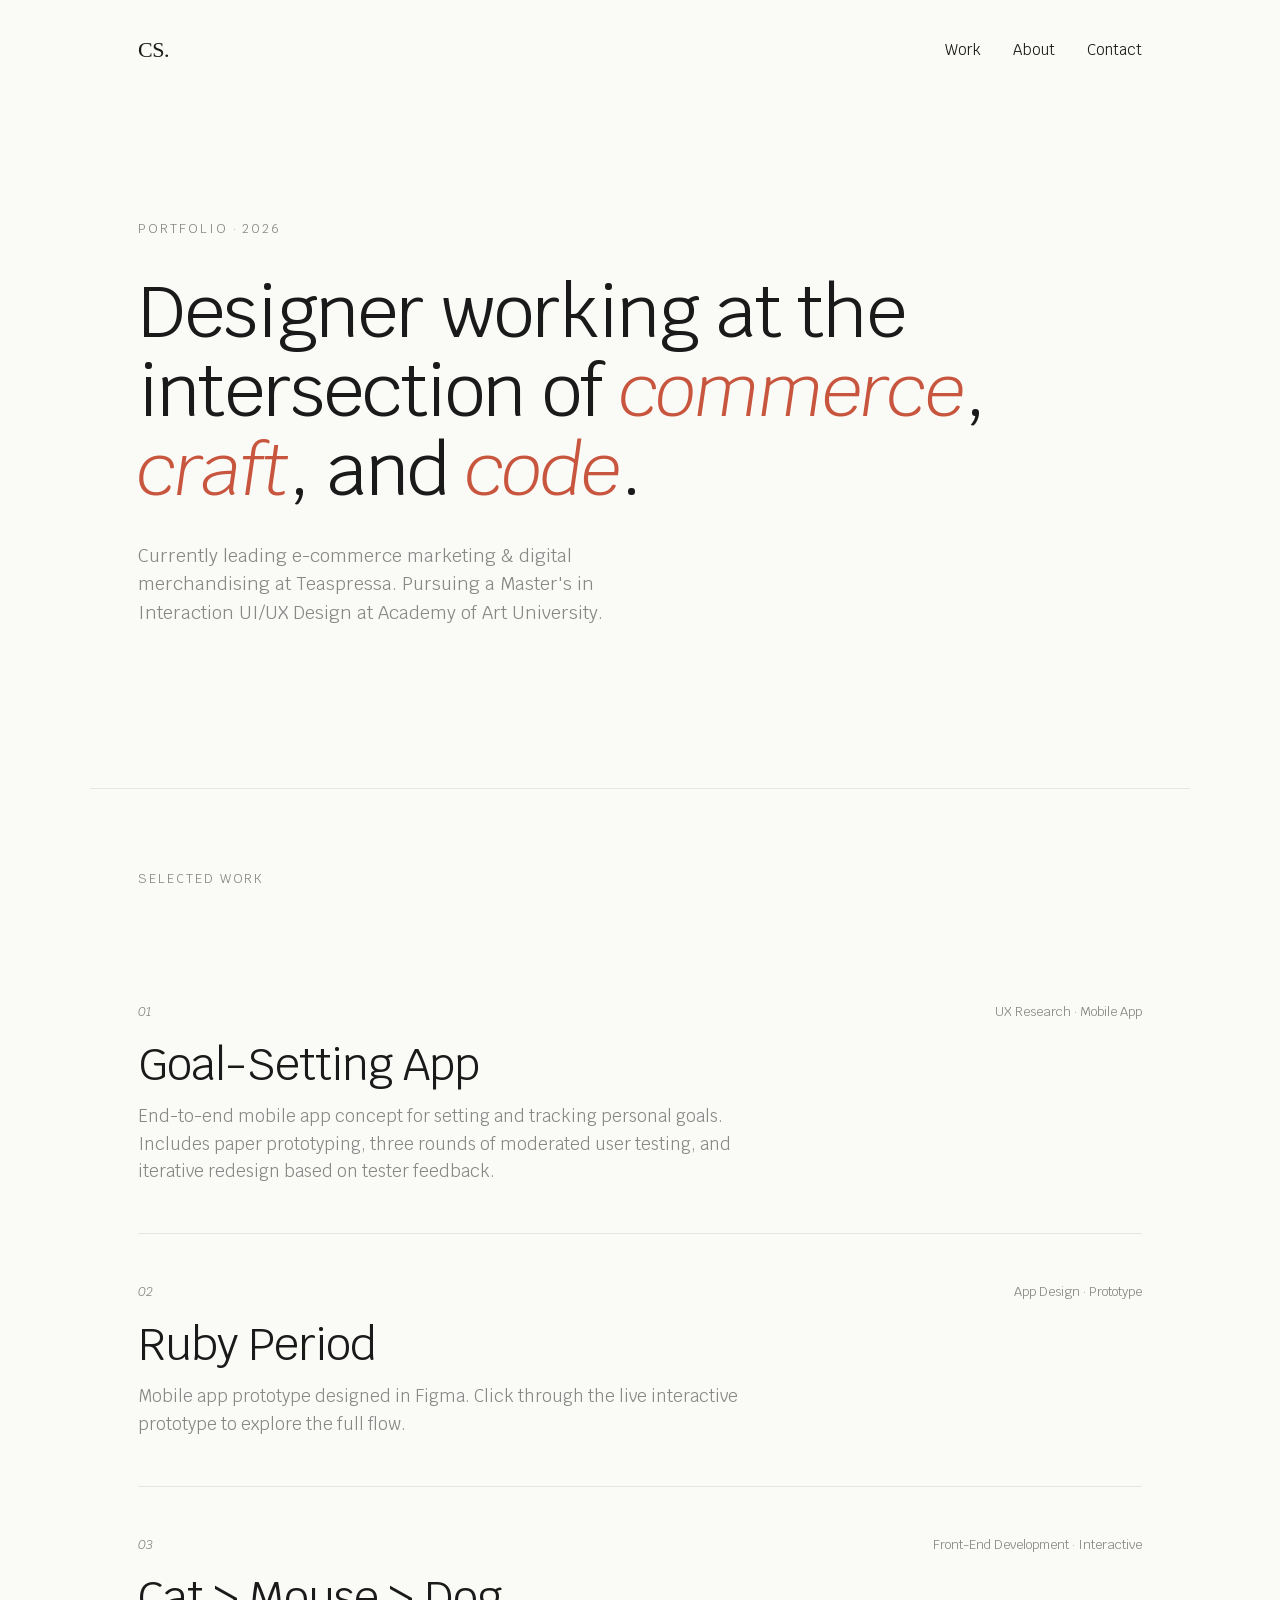
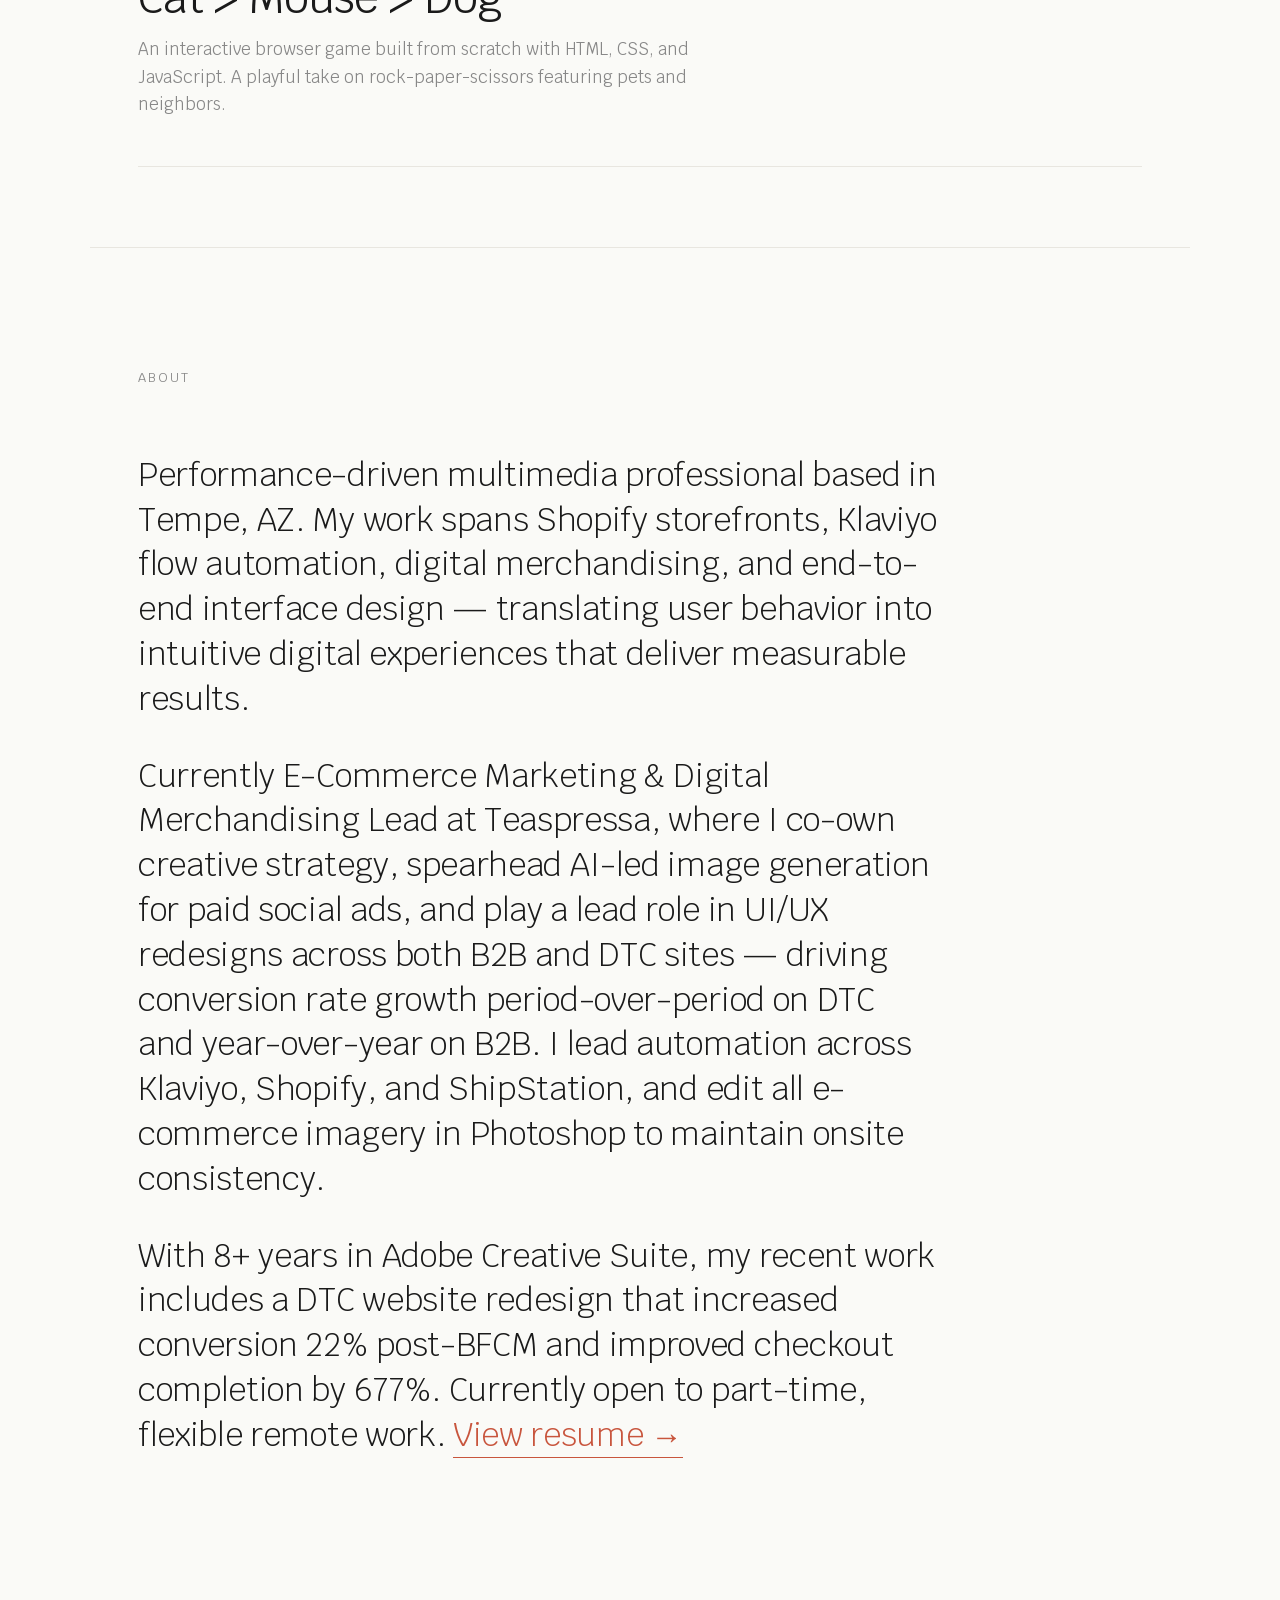
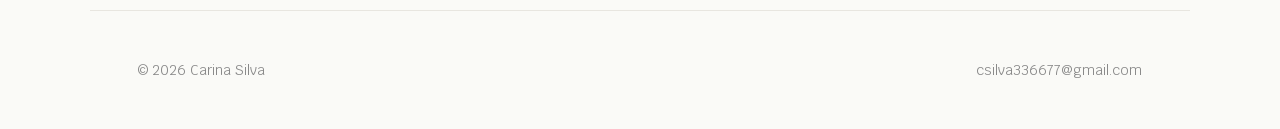
<file: index.html>
<!DOCTYPE html>
<html lang="en">
<head>
  <meta charset="UTF-8">
  <meta name="viewport" content="width=device-width, initial-scale=1.0">
  <title>Carina Silva — Designer & Digital Merchandiser</title>
<link rel="preconnect" href="https://fonts.googleapis.com">
<link rel="preconnect" href="https://fonts.gstatic.com" crossorigin>
<link href="https://fonts.googleapis.com/css2?family=Beiruti:wght@200..900&family=Krub:ital,wght@0,200;0,300;0,400;0,500;0,600;0,700;1,200;1,300;1,400;1,500;1,600;1,700&display=swap" rel="stylesheet">
  <link rel="stylesheet" href="style.css">
</head>
<body>

  <header class="site-header">
    <div class="logo">CS.</div>
    <nav>
      <a href="#work">Work</a>
      <a href="#about">About</a>
      <a href="mailto:csilva336677@gmail.com">Contact</a>
    </nav>
  </header>

  <section class="hero">
    <p class="eyebrow">Portfolio · 2026</p>
    <h1>
      Designer working at the intersection of <em>commerce</em>, <em>craft</em>, and <em>code</em>.
    </h1>
    <p class="hero-sub">
      Currently leading e-commerce marketing & digital merchandising at Teaspressa. Pursuing a Master's in Interaction UI/UX Design at Academy of Art University.
    </p>
  </section>

  <section id="work" class="work">
    <p class="section-label">Selected Work</p>

    <a href="projects/goal-setting-app/" class="project">
      <div class="project-meta">
        <span class="project-num">01</span>
        <span class="project-tag">UX Research · Mobile App</span>
      </div>
      <h2>Goal-Setting App</h2>
      <p>End-to-end mobile app concept for setting and tracking personal goals. Includes paper prototyping, three rounds of moderated user testing, and iterative redesign based on tester feedback.</p>
    </a>

    <a href="projects/ruby-period/" class="project">
      <div class="project-meta">
        <span class="project-num">02</span>
        <span class="project-tag">App Design · Prototype</span>
      </div>
      <h2>Ruby Period</h2>
      <p>Mobile app prototype designed in Figma. Click through the live interactive prototype to explore the full flow.</p>
    </a>

    <a href="projects/cat-mouse-dog/" class="project">
      <div class="project-meta">
        <span class="project-num">03</span>
        <span class="project-tag">Front-End Development · Interactive</span>
      </div>
      <h2>Cat &gt; Mouse &gt; Dog</h2>
      <p>An interactive browser game built from scratch with HTML, CSS, and JavaScript. A playful take on rock-paper-scissors featuring pets and neighbors.</p>
    </a>
  </section>

  <section id="about" class="about">
    <p class="section-label">About</p>
    <p class="about-text">
      Performance-driven multimedia professional based in Tempe, AZ. My work spans Shopify storefronts, Klaviyo flow automation, digital merchandising, and end-to-end interface design — translating user behavior into intuitive digital experiences that deliver measurable results.
    </p>

    <p class="about-text">
      Currently E-Commerce Marketing & Digital Merchandising Lead at Teaspressa, where I co-own creative strategy, spearhead AI-led image generation for paid social ads, and play a lead role in UI/UX redesigns across both B2B and DTC sites — driving conversion rate growth period-over-period on DTC and year-over-year on B2B. I lead automation across Klaviyo, Shopify, and ShipStation, and edit all e-commerce imagery in Photoshop to maintain onsite consistency.
    </p>

    <p class="about-text">
      With 8+ years in Adobe Creative Suite, my recent work includes a DTC website redesign that increased conversion 22% post-BFCM and improved checkout completion by 677%. Currently open to part-time, flexible remote work. <a href="assets/pdfs/Carina_Silva_Resume.pdf" target="_blank">View resume →</a>
    </p>

    
  </section>

  <footer>
    <p>© 2026 Carina Silva</p>
    <p><a href="mailto:csilva336677@gmail.com">csilva336677@gmail.com</a></p>
  </footer>

</body>
</html>
</file>
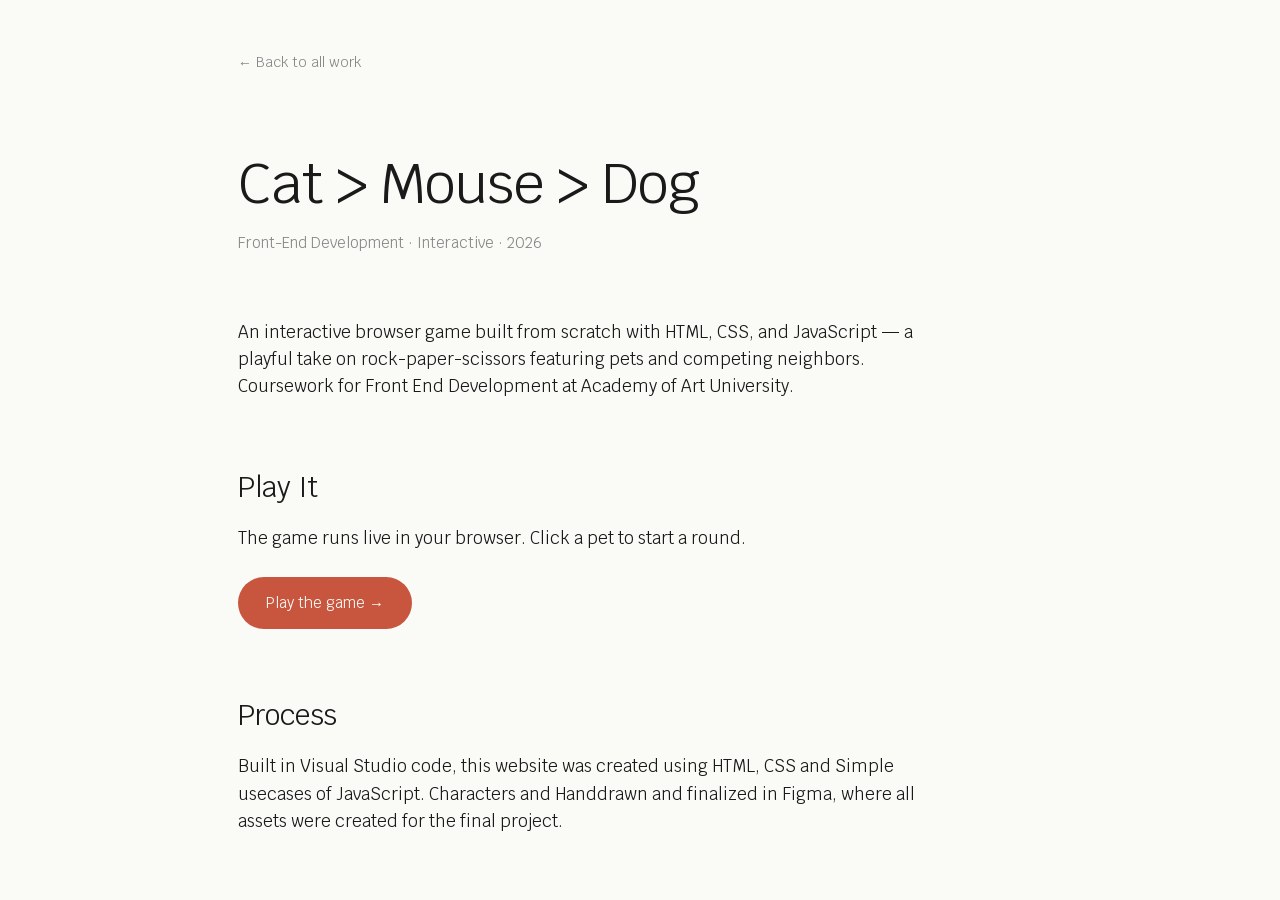
<file: projects/cat-mouse-dog/index.html>
<!DOCTYPE html>
<html lang="en">
<head>
  <meta charset="UTF-8">
  <meta name="viewport" content="width=device-width, initial-scale=1.0">
  <title>Cat &gt; Mouse &gt; Dog — Carina Silva</title>
 <link rel="preconnect" href="https://fonts.googleapis.com">
<link rel="preconnect" href="https://fonts.gstatic.com" crossorigin>
<link href="https://fonts.googleapis.com/css2?family=Beiruti:wght@200..900&family=Krub:ital,wght@0,200;0,300;0,400;0,500;0,600;0,700;1,200;1,300;1,400;1,500;1,600;1,700&display=swap" rel="stylesheet">
  <link rel="stylesheet" href="../../style.css">
</head>
<body>

  <div class="project-page">
    <a href="../../" class="back-link">← Back to all work</a>

    <h1>Cat &gt; Mouse &gt; Dog</h1>
    <p class="meta">Front-End Development · Interactive · 2026</p>

    <p>An interactive browser game built from scratch with HTML, CSS, and JavaScript — a playful take on rock-paper-scissors featuring pets and competing neighbors. Coursework for Front End Development at Academy of Art University.</p>

    <h2>Play It</h2>
    <p>The game runs live in your browser. Click a pet to start a round.</p>

    <div class="button-row">
      <a href="play.html" class="demo-button accent">Play the game →</a>
    </div>

    <h2>Process</h2>
    <p> Built in Visual Studio code, this website was created using HTML, CSS and Simple usecases of JavaScript. Characters and Handdrawn and finalized in Figma, where all assets were created for the final project. </p>

  </div>

</body>
</html>
</file>
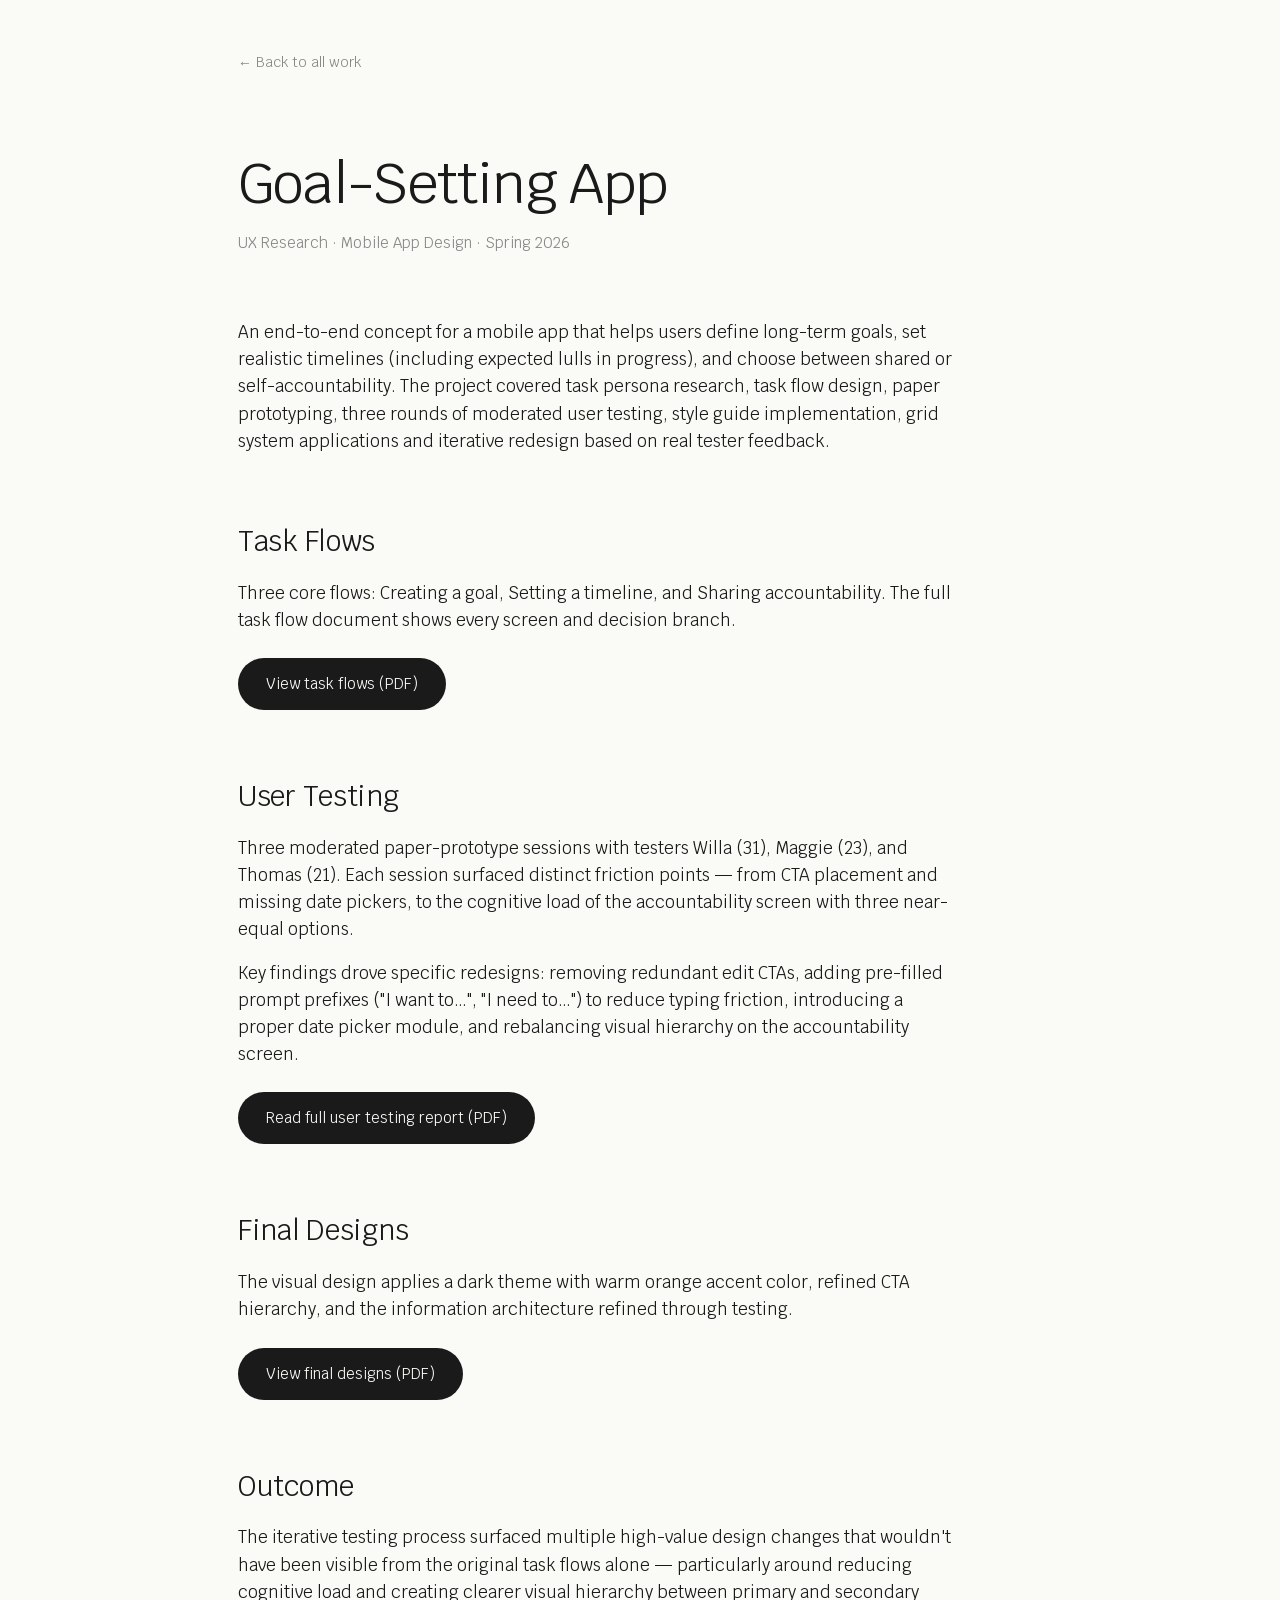
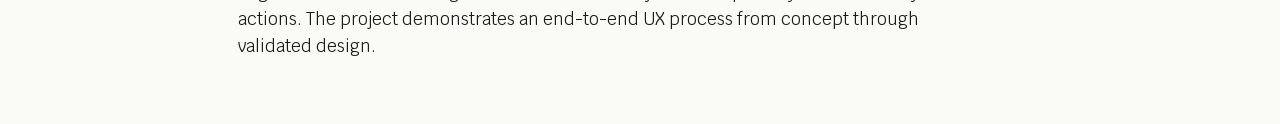
<file: projects/goal-setting-app/index.html>
<!DOCTYPE html>
<html lang="en">
<head>
  <meta charset="UTF-8">
  <meta name="viewport" content="width=device-width, initial-scale=1.0">
  <title>Goal-Setting App — Carina Silva</title>
<link rel="preconnect" href="https://fonts.googleapis.com">
<link rel="preconnect" href="https://fonts.gstatic.com" crossorigin>
<link href="https://fonts.googleapis.com/css2?family=Beiruti:wght@200..900&family=Krub:ital,wght@0,200;0,300;0,400;0,500;0,600;0,700;1,200;1,300;1,400;1,500;1,600;1,700&display=swap" rel="stylesheet">
  <link rel="stylesheet" href="../../style.css">
</head>
<body>

  <div class="project-page">
    <a href="../../" class="back-link">← Back to all work</a>

    <h1>Goal-Setting App</h1>
    <p class="meta">UX Research · Mobile App Design · Spring 2026</p>

    <p>An end-to-end concept for a mobile app that helps users define long-term goals, set realistic timelines (including expected lulls in progress), and choose between shared or self-accountability. The project covered task persona research, task flow design, paper prototyping, three rounds of moderated user testing, style guide implementation, grid system applications and iterative redesign based on real tester feedback.</p>

    <h2>Task Flows</h2>
    <p>Three core flows: Creating a goal, Setting a timeline, and Sharing accountability. The full task flow document shows every screen and decision branch.</p>

    <div class="button-row">
      <a href="../../assets/pdfs/goal-app-task-flows.pdf" target="_blank" class="pdf-button">View task flows (PDF)</a>
    </div>

    <h2>User Testing</h2>
    <p>Three moderated paper-prototype sessions with testers Willa (31), Maggie (23), and Thomas (21). Each session surfaced distinct friction points — from CTA placement and missing date pickers, to the cognitive load of the accountability screen with three near-equal options.</p>

    <p> Key findings drove specific redesigns: removing redundant edit CTAs, adding pre-filled prompt prefixes ("I want to…", "I need to…") to reduce typing friction, introducing a proper date picker module, and rebalancing visual hierarchy on the accountability screen.</p>

    <div class="button-row">
      <a href="../../assets/pdfs/goal-app-user-testing.pdf" target="_blank" class="pdf-button"> Read full user testing report (PDF)</a>
    </div>

    <h2>Final Designs</h2>
    <p> The visual design applies a dark theme with warm orange accent color, refined CTA hierarchy, and the information architecture refined through testing.</p>

    <div class="button-row">
      <a href="../../assets/pdfs/goal-app-final.pdf" target="_blank" class="pdf-button"> View final designs (PDF)</a>
    </div>

    <h2>Outcome</h2>
    <p>The iterative testing process surfaced multiple high-value design changes that wouldn't have been visible from the original task flows alone — particularly around reducing cognitive load and creating clearer visual hierarchy between primary and secondary actions. The project demonstrates an end-to-end UX process from concept through validated design.</p>

  </div>

</body>
</html>
</file>
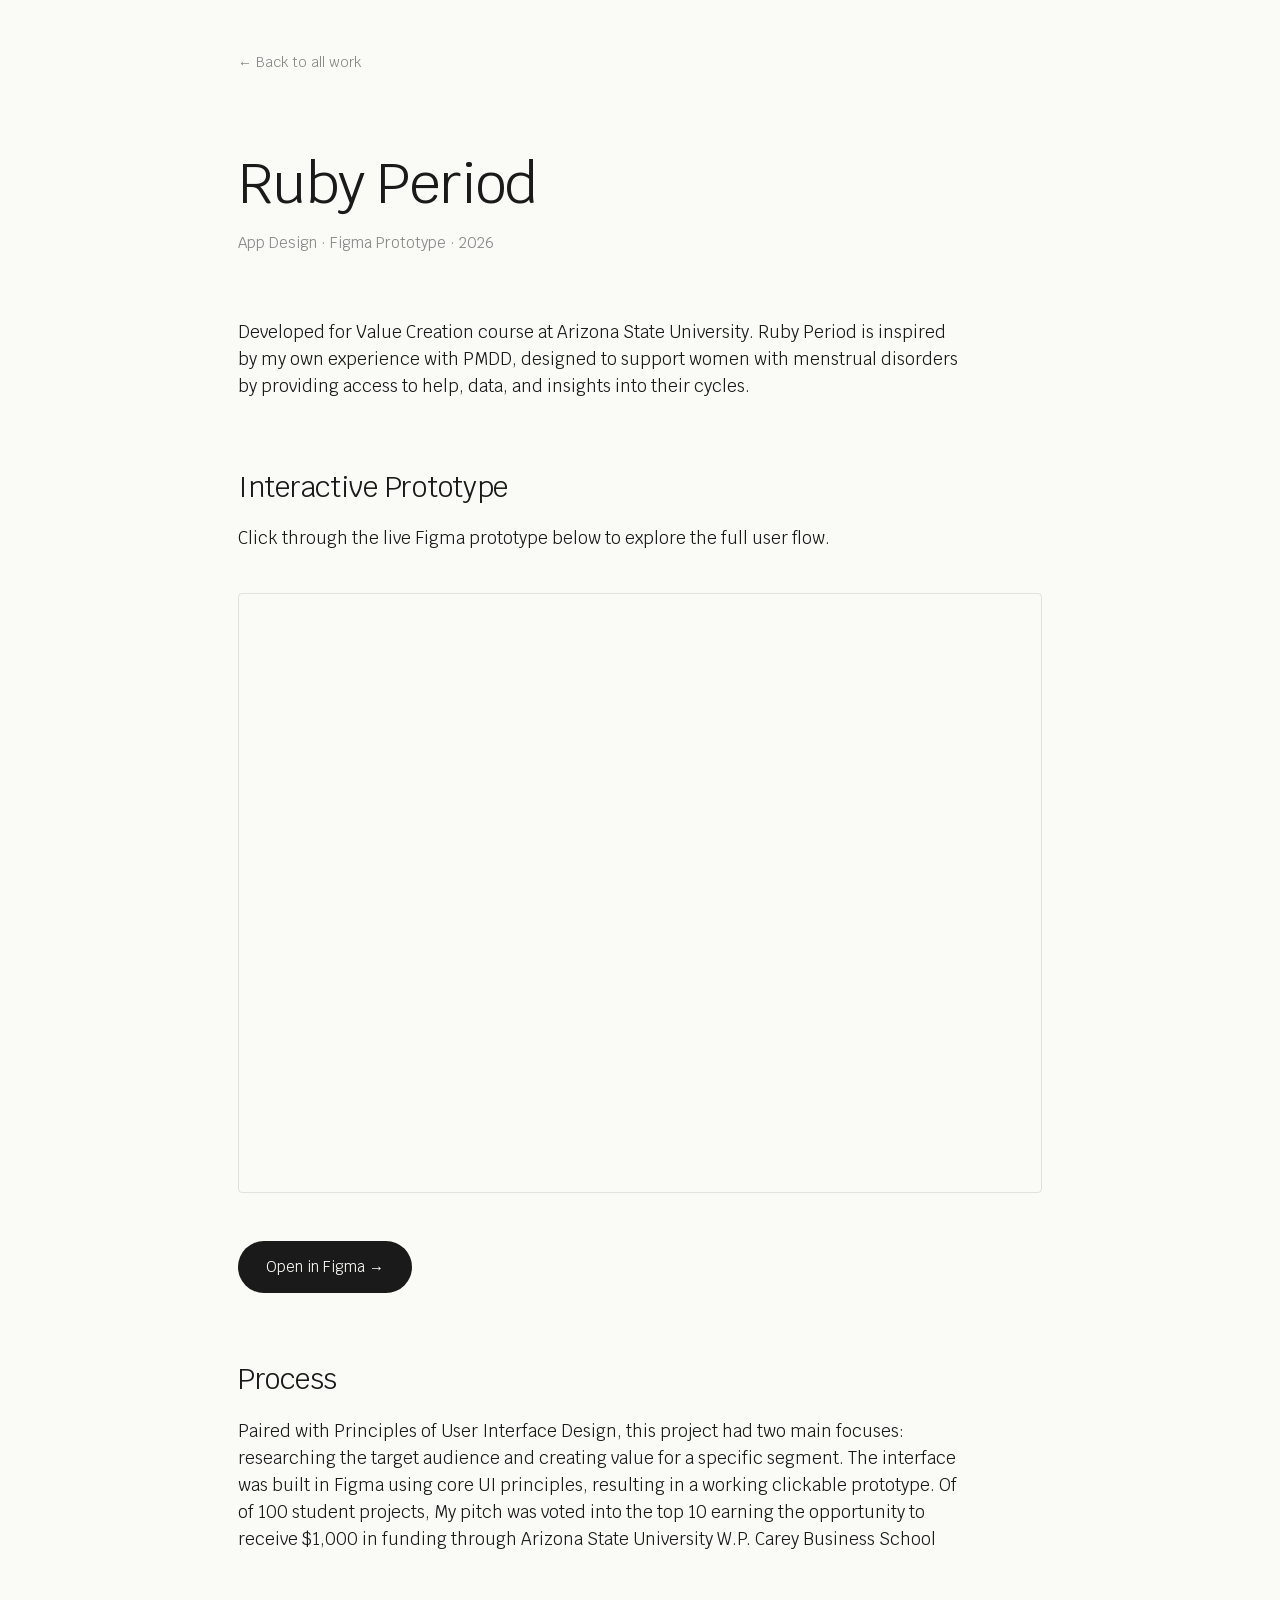
<file: projects/ruby-period/index.html>
<!DOCTYPE html>
<html lang="en">
<head>
  <meta charset="UTF-8">
  <meta name="viewport" content="width=device-width, initial-scale=1.0">
  <title>Ruby Period — Carina Silva</title>
  <link rel="preconnect" href="https://fonts.googleapis.com">
<link rel="preconnect" href="https://fonts.gstatic.com" crossorigin>
<link href="https://fonts.googleapis.com/css2?family=Beiruti:wght@200..900&family=Krub:ital,wght@0,200;0,300;0,400;0,500;0,600;0,700;1,200;1,300;1,400;1,500;1,600;1,700&display=swap" rel="stylesheet">
  <link rel="stylesheet" href="../../style.css">
</head>
<body>

  <div class="project-page">
    <a href="../../" class="back-link">← Back to all work</a>

    <h1>Ruby Period</h1>
    <p class="meta">App Design · Figma Prototype · 2026</p>

    <p> Developed for Value Creation course at Arizona State University. Ruby Period is inspired by my own experience with PMDD, designed to support women with menstrual disorders by providing access to help, data, and insights into their cycles. </p>

    <h2>Interactive Prototype</h2>
    <p>Click through the live Figma prototype below to explore the full user flow.</p>

    <iframe
      style="border: 1px solid rgba(0, 0, 0, 0.1);"
      width="100%"
      height="600"
      src="https://www.figma.com/embed?embed_host=share&url=https%3A%2F%2Fwww.figma.com%2Fdesign%2Fqu3KkcWWQnuADmKdyagatD%2FRuby-Period%3Fnode-id%3D1-2"
      allowfullscreen>
    </iframe>

    <div class="button-row">
      <a href="https://www.figma.com/design/qu3KkcWWQnuADmKdyagatD/Ruby-Period?node-id=1-2" target="_blank" class="pdf-button">Open in Figma →</a>
    </div>

    <h2>Process</h2>
    <p> Paired with Principles of User Interface Design, this project had two main focuses: researching the target audience and creating value for a specific segment. The interface was built in Figma using core UI principles, resulting in a working clickable prototype. Of of 100 student projects, My pitch was voted into the top 10 earning the opportunity to receive $1,000 in funding through Arizona State University W.P. Carey Business School </p>

  </div>

</body>
</html>
</file>
<file: style.css>
/* ---- Reset & Base ---- */
* {
  margin: 0;
  padding: 0;
  box-sizing: border-box;
}

:root {
  --bg: #fafaf7;
  --ink: #1a1a1a;
  --muted: #888;
  --accent: #c8553d;
  --line: #e8e6e0;
  --max-width: 1100px;
}

html {
  scroll-behavior: smooth;
}

body {
  font-family: 'Krub', -apple-system, sans-serif;
  background: var(--bg);
  color: var(--ink);
  line-height: 1.6;
  font-size: 17px;
  -webkit-font-smoothing: antialiased;
}

a {
  color: inherit;
  text-decoration: none;
  transition: opacity 0.2s ease;
}

a:hover {
  opacity: 0.6;
}

/* ---- Header ---- */
.site-header {
  display: flex;
  justify-content: space-between;
  align-items: center;
  padding: 32px 48px;
  max-width: var(--max-width);
  margin: 0 auto;
}

.logo {
  font-family: 'Fraunces', serif;
  font-weight: 500;
  font-size: 22px;
  letter-spacing: -0.02em;
}

.site-header nav {
  display: flex;
  gap: 32px;
  font-size: 15px;
}

/* ---- Hero ---- */
.hero {
  max-width: var(--max-width);
  margin: 0 auto;
  padding: 120px 48px 160px;
}

.eyebrow {
  font-size: 13px;
  letter-spacing: 0.15em;
  text-transform: uppercase;
  color: var(--muted);
  margin-bottom: 32px;
}

.hero h1 {
  font-family: 'Krub', -apple-system, sans-serif;
  font-weight: 400;
  font-size: clamp(36px, 6vw, 72px);
  line-height: 1.1;
  letter-spacing: -0.025em;
  max-width: 900px;
  margin-bottom: 32px;
}

.hero h1 em {
  font-style: italic;
  font-weight: 300;
  color: var(--accent);
}

.hero-sub {
  font-size: 18px;
  color: var(--muted);
  max-width: 540px;
}

/* ---- Section Labels ---- */
.section-label {
  font-size: 13px;
  letter-spacing: 0.15em;
  text-transform: uppercase;
  color: var(--muted);
  margin-bottom: 64px;
}

/* ---- Work ---- */
.work {
  max-width: var(--max-width);
  margin: 0 auto;
  padding: 80px 48px;
  border-top: 1px solid var(--line);
}

.project {
  display: block;
  padding: 48px 0;
  border-bottom: 1px solid var(--line);
  transition: padding-left 0.3s ease;
}

.project:hover {
  opacity: 1;
  padding-left: 16px;
}

.project-meta {
  display: flex;
  justify-content: space-between;
  align-items: center;
  margin-bottom: 16px;
  font-size: 13px;
  color: var(--muted);
}

.project-num {
  font-family: 'Krub', -apple-system, sans-serif;
  font-style: italic;
}

.project h2 {
  font-family: 'Krub', -apple-system, sans-serif;
  font-weight: 400;
  font-size: clamp(28px, 4vw, 44px);
  letter-spacing: -0.02em;
  margin-bottom: 12px;
  line-height: 1.2;
}

.project p {
  color: var(--muted);
  max-width: 600px;
}

/* ---- About ---- */
.about {
  max-width: var(--max-width);
  margin: 0 auto;
  padding: 120px 48px;
  border-top: 1px solid var(--line);
}

.about-text {
  font-family: 'Krub', -apple-system, sans-serif;
  font-weight: 300;
  font-size: clamp(22px, 3vw, 32px);
  line-height: 1.4;
  letter-spacing: -0.01em;
  max-width: 800px;
  margin-bottom: 32px;
}

.about-text a {
  color: var(--accent);
  border-bottom: 1px solid var(--accent);
  padding-bottom: 2px;
}

/* ---- Footer ---- */
footer {
  max-width: var(--max-width);
  margin: 0 auto;
  padding: 48px;
  border-top: 1px solid var(--line);
  display: flex;
  justify-content: space-between;
  font-size: 14px;
  color: var(--muted);
}

/* ---- Mobile ---- */
@media (max-width: 640px) {
  .site-header {
    padding: 24px;
  }
  .site-header nav {
    gap: 20px;
    font-size: 14px;
  }
  .hero, .work, .about {
    padding-left: 24px;
    padding-right: 24px;
  }
  .hero {
    padding-top: 80px;
    padding-bottom: 100px;
  }
  footer {
    padding: 32px 24px;
    flex-direction: column;
    gap: 8px;
  }
}

/* ---- Project Page Styles ---- */
.project-page {
  max-width: 900px;
  margin: 0 auto;
  padding: 48px;
}

.back-link {
  font-size: 14px;
  color: var(--muted);
  margin-bottom: 80px;
  display: inline-block;
}

.project-page h1 {
  font-family: 'Krub', -apple-system, sans-serif;
  font-weight: 400;
  font-size: clamp(32px, 5vw, 56px);
  letter-spacing: -0.02em;
  margin-bottom: 16px;
  line-height: 1.1;
}

.project-page .meta {
  color: var(--muted);
  margin-bottom: 64px;
  font-size: 15px;
}

.project-page h2 {
  font-family: 'Krub', -apple-system, sans-serif;
  font-weight: 400;
  font-size: 28px;
  margin: 64px 0 16px;
  letter-spacing: -0.01em;
}

.project-page p {
  margin-bottom: 16px;
  max-width: 720px;
}

.project-page iframe {
  width: 100%;
  border: 1px solid var(--line);
  border-radius: 4px;
  margin: 24px 0 16px;
}

.button-row {
  display: flex;
  flex-wrap: wrap;
  gap: 12px;
  margin: 24px 0;
}

.pdf-button, .demo-button {
  display: inline-block;
  padding: 14px 28px;
  background: var(--ink);
  color: var(--bg);
  border-radius: 999px;
  font-size: 15px;
  transition: transform 0.2s ease;
}

.pdf-button:hover, .demo-button:hover {
  opacity: 1;
  transform: translateY(-2px);
}

.demo-button.accent {
  background: var(--accent);
}

@media (max-width: 640px) {
  .project-page {
    padding: 24px;
  }
  .back-link {
    margin-bottom: 48px;
  }
}
</file>
